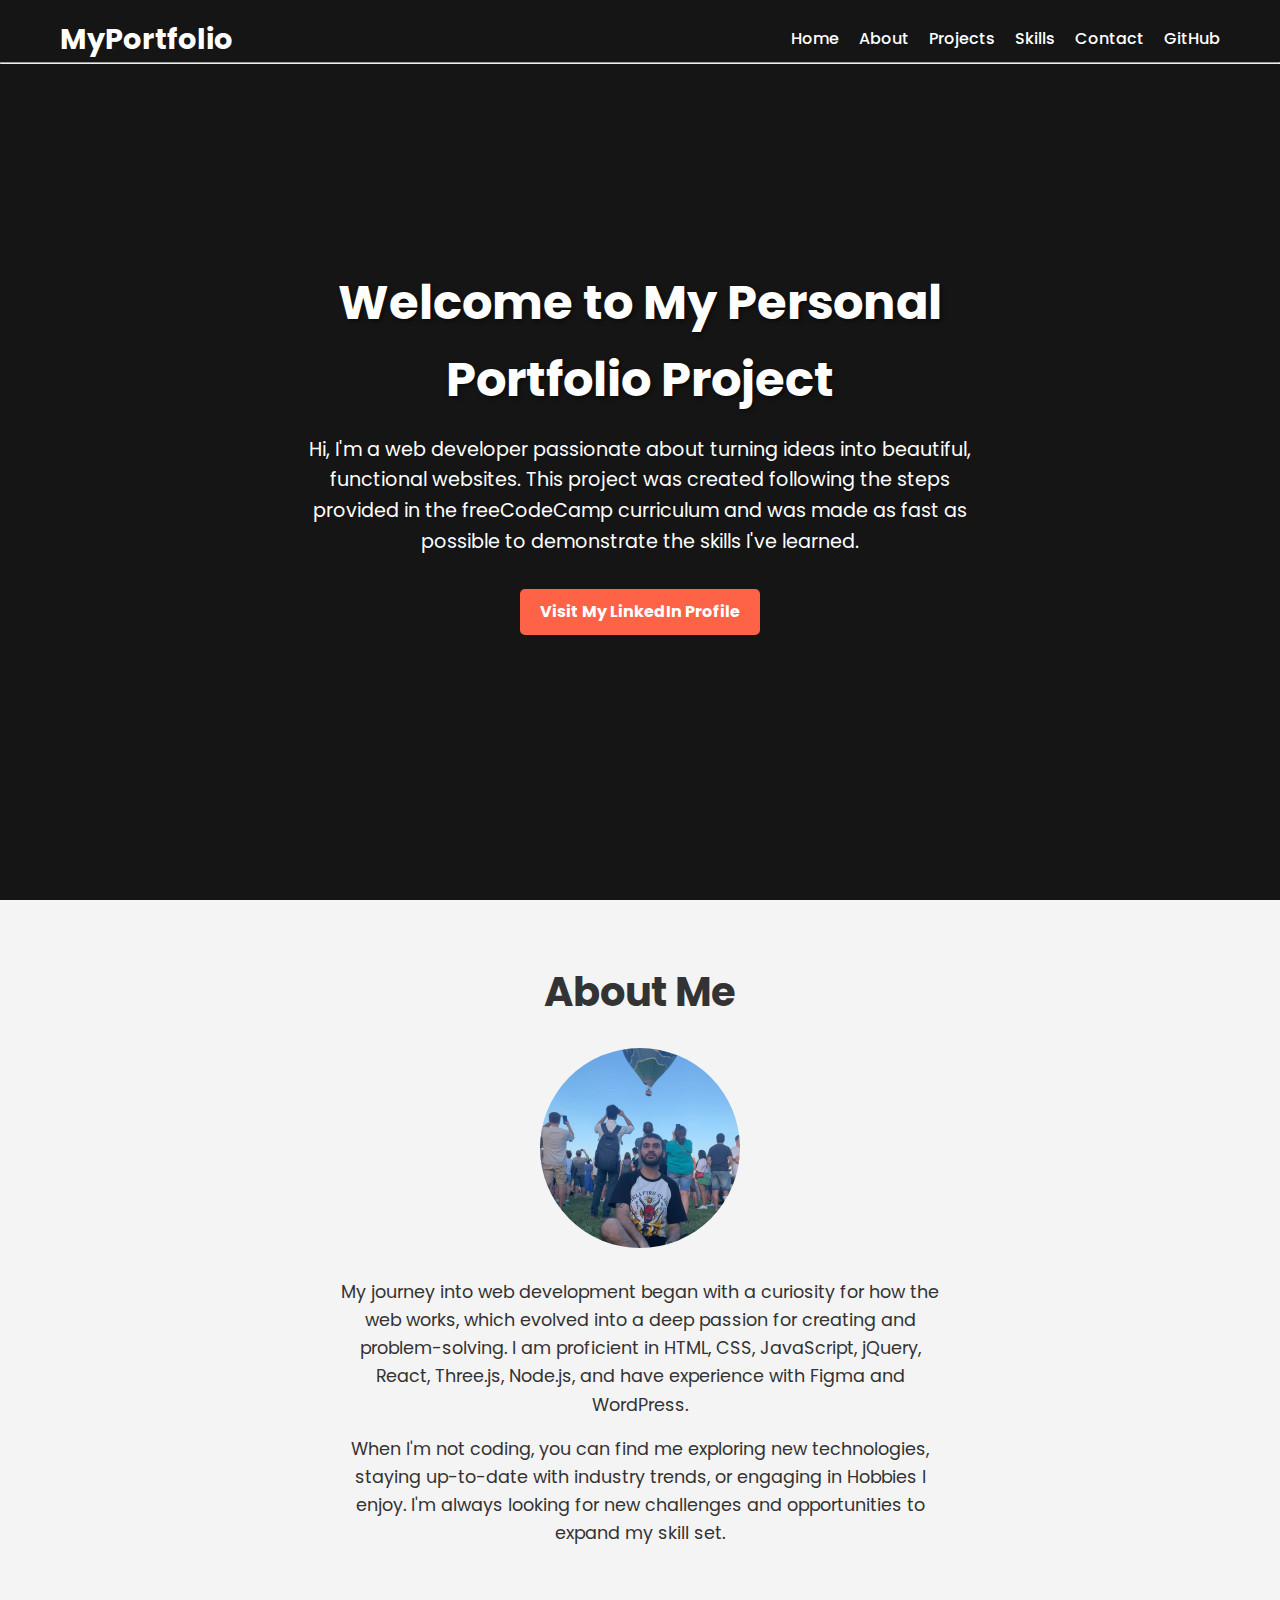
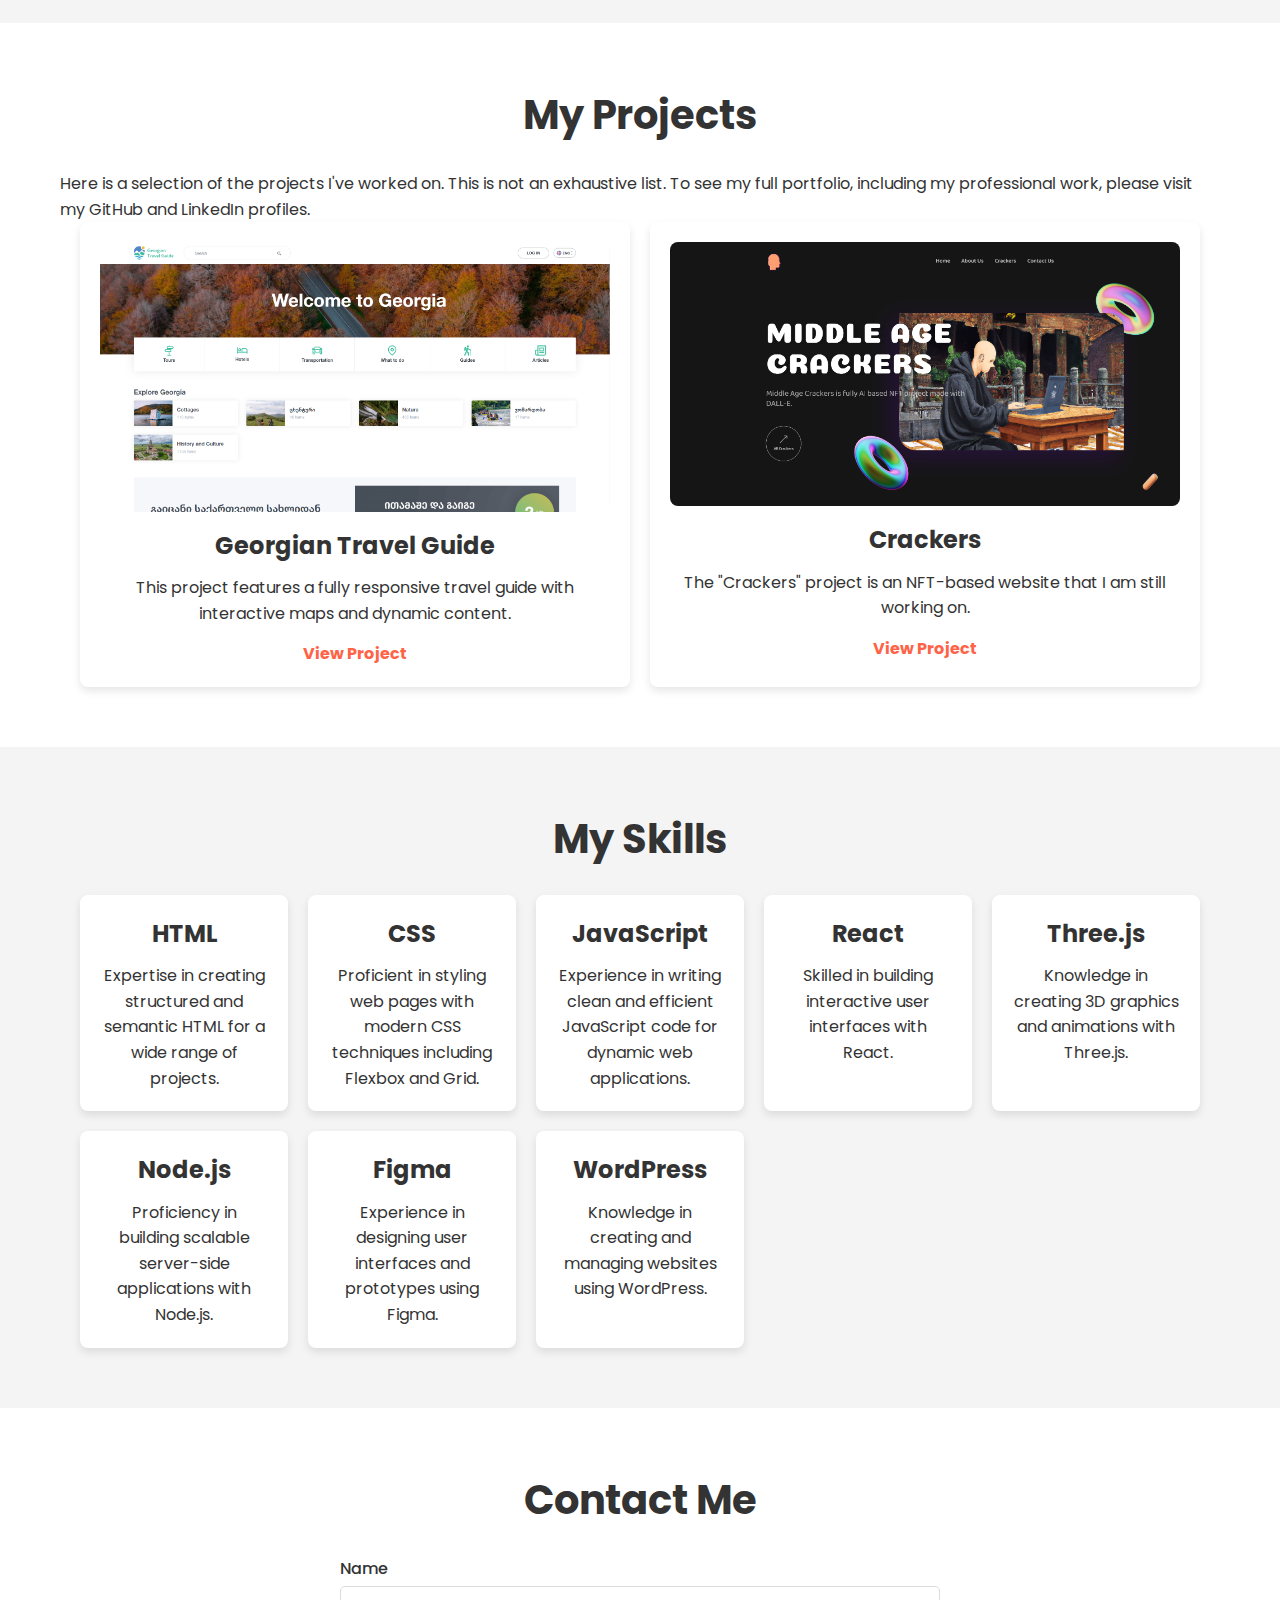
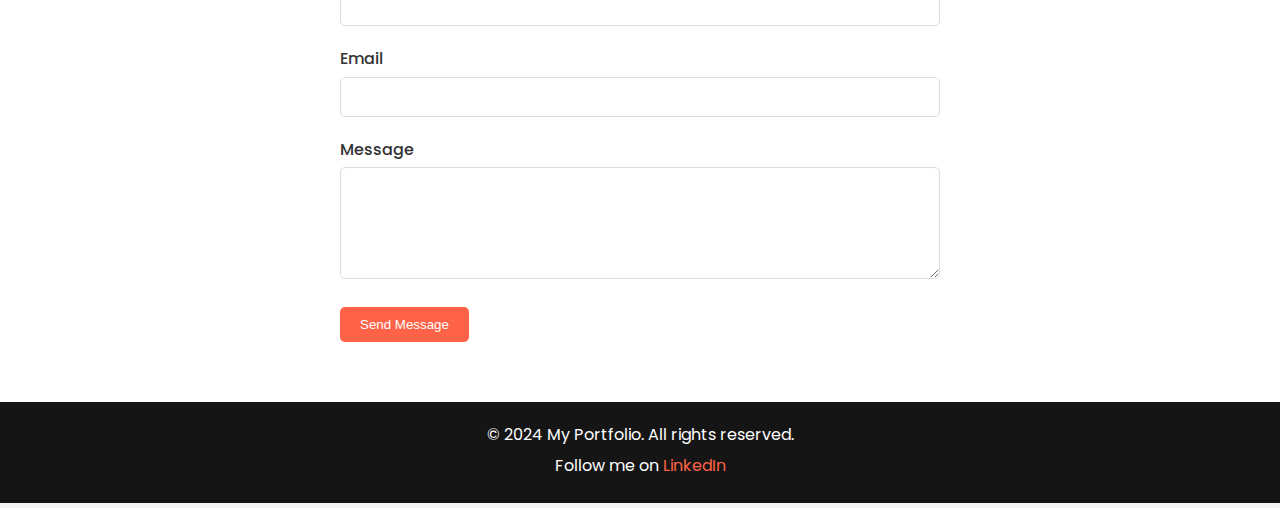
<file: PersonalPortfolio/index.html>
<!DOCTYPE html>
<html lang="en">
<head>
    <meta charset="UTF-8">
    <meta name="viewport" content="width=device-width, initial-scale=1.0">
    <title>My Portfolio</title>
    <link rel="stylesheet" href="styles.css">
    <link href="https://fonts.googleapis.com/css2?family=Poppins:wght@300;400;500;600&display=swap" rel="stylesheet">
</head>
<body>
    <!-- Navbar Section -->
    <nav id="navbar">
        <div class="container">
            <div class="logo">
                <h1>MyPortfolio</h1>
            </div>
            <ul>
                <li><a href="#welcome-section">Home</a></li>
                <li><a href="#about-section">About</a></li>
                <li><a href="#projects">Projects</a></li>
                <li><a href="#skills">Skills</a></li>
                <li><a href="#contact">Contact</a></li>
                <li><a href="https://github.com/PhilipBaravi" id="profile-link" target="_blank">GitHub</a></li>
            </ul>
        </div>
        <hr id="nav-hr"/>
    </nav>

    <!-- Welcome Section -->
    <section id="welcome-section">
        <div class="welcome-content">
            <h1>Welcome to My Personal Portfolio Project</h1>
            <p>Hi, I'm a web developer passionate about turning ideas into beautiful, functional websites. This project was created following the steps provided in the freeCodeCamp curriculum and was made as fast as possible to demonstrate the skills I've learned.</p>
            <a href="https://www.linkedin.com/in/philip-baravi-2b2a521a2/" class="btn" target="_blank">Visit My LinkedIn Profile</a>
        </div>
    </section>

    <!-- About Section -->
    <section id="about-section">
        <div class="container">
            <h2>About Me</h2>
            <div class="about-content">
                <img src="profilepicture.jpeg" alt="My Photo" class="profile-pic">
                <div class="about-text">
                    <p>My journey into web development began with a curiosity for how the web works, which evolved into a deep passion for creating and problem-solving. I am proficient in HTML, CSS, JavaScript, jQuery, React, Three.js, Node.js, and have experience with Figma and WordPress.</p>
                    <p>When I'm not coding, you can find me exploring new technologies, staying up-to-date with industry trends, or engaging in Hobbies I enjoy. I'm always looking for new challenges and opportunities to expand my skill set.</p>
                </div>
            </div>
        </div>
    </section>

    <!-- Projects Section -->
    <section id="projects">
        <div class="container">
            <h2>My Projects</h2>
            <p>Here is a selection of the projects I've worked on. This is not an exhaustive list. To see my full portfolio, including my professional work, please visit my GitHub and LinkedIn profiles.</p>
            <div class="projects-grid">
                <div class="project-tile">
                    <img src="travelguide.png" alt="Project 1" class="project-image">
                    <div class="project-info">
                        <h3>Georgian Travel Guide</h3>
                        <p>This project features a fully responsive travel guide with interactive maps and dynamic content.</p>
                        <a href="https://georgiantravelguide.com/en" target="_blank" class="project-link">View Project</a>
                    </div>
                </div>
                <div class="project-tile">
                    <img src="Crackers.png" alt="Project 2" class="project-image">
                    <div class="project-info">
                        <h3>Crackers</h3>
                        <p>The "Crackers" project is an NFT-based website that I am still working on.</p>
                        <a href="#" target="_blank" class="project-link">View Project</a>
                    </div>
                </div>
                <!-- Add more projects as needed -->
            </div>
        </div>
    </section>

    <!-- Skills Section -->
    <section id="skills">
        <div class="container">
            <h2>My Skills</h2>
            <div class="skills-grid">
                <div class="skill">
                    <i class="fas fa-code"></i>
                    <h3>HTML</h3>
                    <p>Expertise in creating structured and semantic HTML for a wide range of projects.</p>
                </div>
                <div class="skill">
                    <i class="fas fa-paint-brush"></i>
                    <h3>CSS</h3>
                    <p>Proficient in styling web pages with modern CSS techniques including Flexbox and Grid.</p>
                </div>
                <div class="skill">
                    <i class="fas fa-laptop-code"></i>
                    <h3>JavaScript</h3>
                    <p>Experience in writing clean and efficient JavaScript code for dynamic web applications.</p>
                </div>
                <div class="skill">
                    <i class="fas fa-code-branch"></i>
                    <h3>React</h3>
                    <p>Skilled in building interactive user interfaces with React.</p>
                </div>
                <div class="skill">
                    <i class="fas fa-globe"></i>
                    <h3>Three.js</h3>
                    <p>Knowledge in creating 3D graphics and animations with Three.js.</p>
                </div>
                <div class="skill">
                    <i class="fas fa-server"></i>
                    <h3>Node.js</h3>
                    <p>Proficiency in building scalable server-side applications with Node.js.</p>
                </div>
                <div class="skill">
                    <i class="fas fa-pencil-ruler"></i>
                    <h3>Figma</h3>
                    <p>Experience in designing user interfaces and prototypes using Figma.</p>
                </div>
                <div class="skill">
                    <i class="fas fa-wordpress"></i>
                    <h3>WordPress</h3>
                    <p>Knowledge in creating and managing websites using WordPress.</p>
                </div>
            </div>
        </div>
    </section>

    <!-- Contact Section -->
    <section id="contact">
        <div class="container">
            <h2>Contact Me</h2>
            <form action="#" method="POST" class="contact-form">
                <div class="form-group">
                    <label for="name">Name</label>
                    <input type="text" id="name" name="name" required>
                </div>
                <div class="form-group">
                    <label for="email">Email</label>
                    <input type="email" id="email" name="email" required>
                </div>
                <div class="form-group">
                    <label for="message">Message</label>
                    <textarea id="message" name="message" rows="5" required></textarea>
                </div>
                <button type="submit" class="btn">Send Message</button>
            </form>
        </div>
    </section>

    <!-- Footer -->
    <footer>
        <div class="container">
            <p>&copy; 2024 My Portfolio. All rights reserved.</p>
            <p>Follow me on <a href="https://linkedin.com/in/yourprofile" target="_blank">LinkedIn</a></p>
        </div>
    </footer>
</body>
</html>
</file>
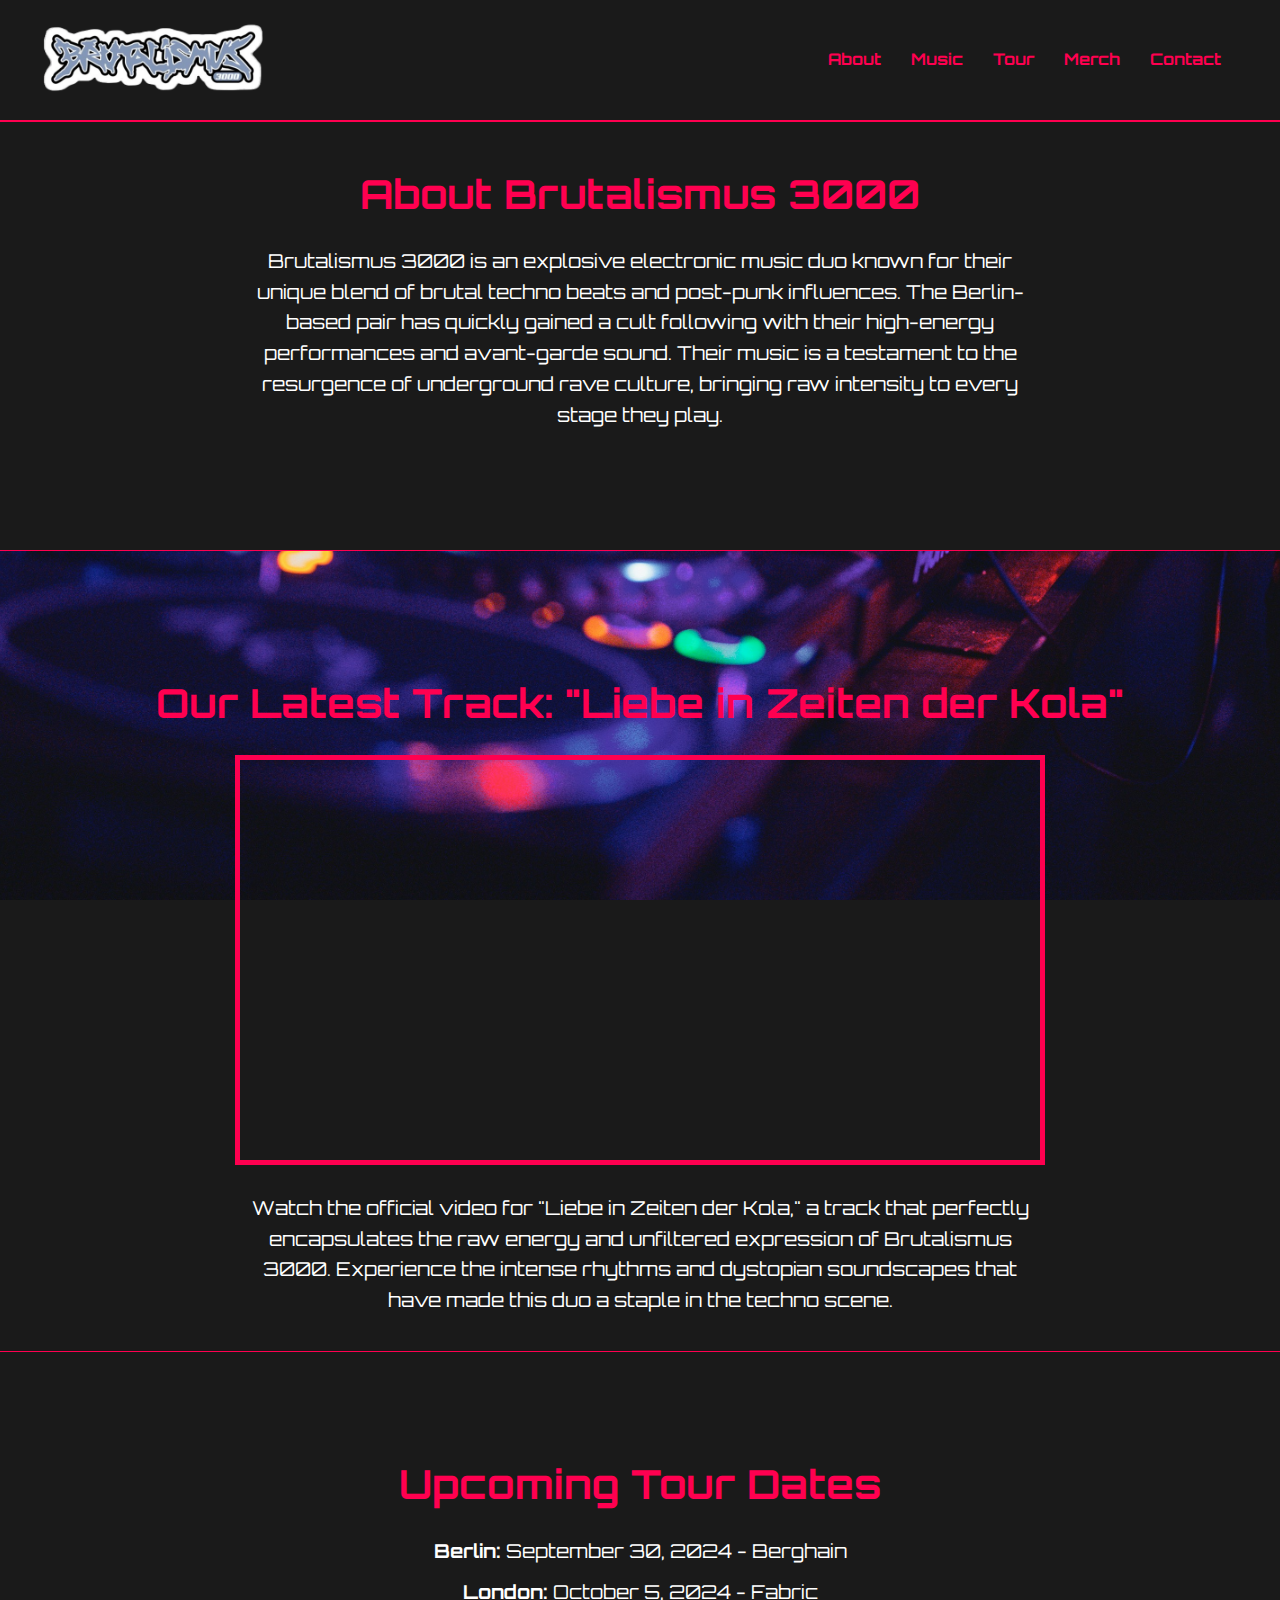
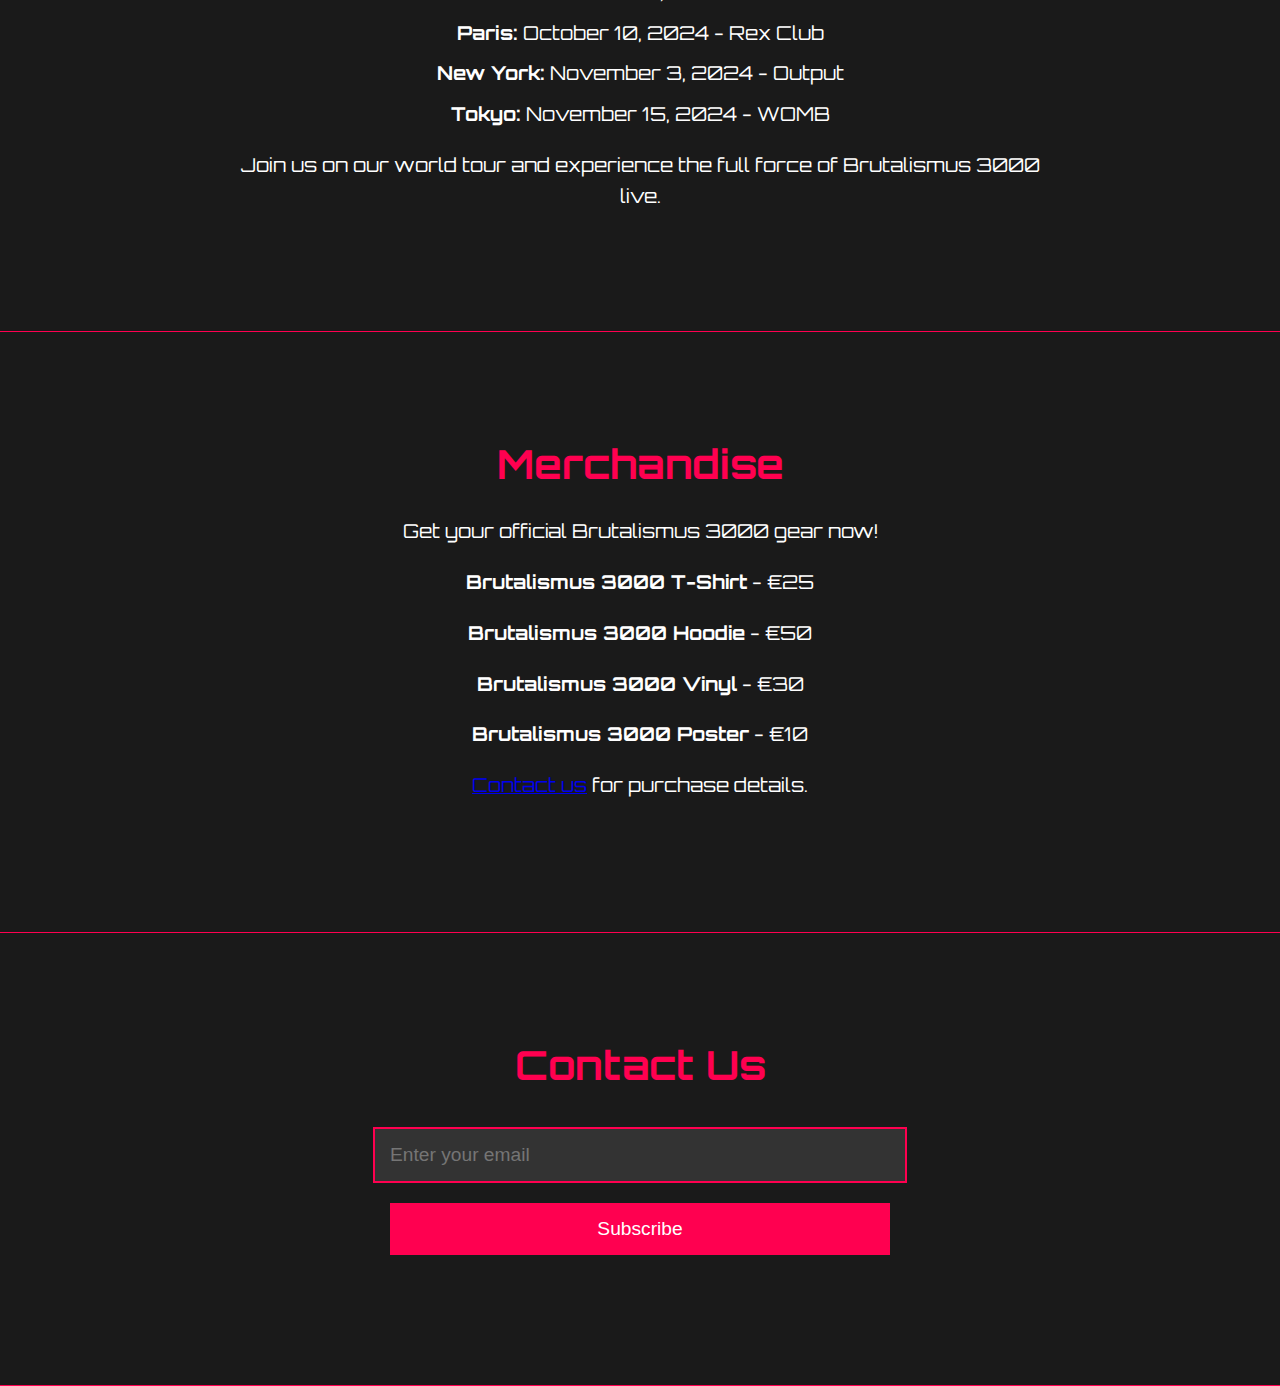
<file: Product Landing Page/index.html>
<!DOCTYPE html>
<html lang="en">
<head>
    <meta charset="UTF-8">
    <meta name="viewport" content="width=device-width, initial-scale=1.0">
    <title>Brutalismus 3000</title>
    <link rel="stylesheet" href="styles.css">
    <link href="https://fonts.googleapis.com/css2?family=Orbitron:wght@400;700&display=swap" rel="stylesheet">
</head>
<body>
    <!-- Header Section -->
    <header id="header">
        <img src="brutalogo.png" id="header-img" alt="Brutalismus 3000 Logo">
        <nav id="nav-bar">
            <a href="#about" class="nav-link">About</a>
            <a href="#music" class="nav-link">Music</a>
            <a href="#tour" class="nav-link">Tour</a>
            <a href="#merch" class="nav-link">Merch</a>
            <a href="#contact" class="nav-link">Contact</a>
        </nav>
    </header>

    <!-- About Section -->
    <section id="about">
        <h2 style="padding-top: 5%;">About Brutalismus 3000</h2>
        <p>
            Brutalismus 3000 is an explosive electronic music duo known for their unique blend of brutal techno beats and post-punk influences. The Berlin-based pair has quickly gained a cult following with their high-energy performances and avant-garde sound. Their music is a testament to the resurgence of underground rave culture, bringing raw intensity to every stage they play.
        </p>
    </section>

    <!-- Music Section with Embedded Video -->
    <section id="music">
        <div class="music-content">
            <h2>Our Latest Track: "Liebe in Zeiten der Kola"</h2>
            <iframe id="video" width="1280" height="720" src="https://www.youtube.com/embed/U4NJ-ozqoKc" title="Brutalismus 3000 | Boiler Room: Berlin" frameborder="0" allow="accelerometer; autoplay; clipboard-write; encrypted-media; gyroscope; picture-in-picture; web-share" referrerpolicy="strict-origin-when-cross-origin" allowfullscreen></iframe>
            
            <p>
                Watch the official video for "Liebe in Zeiten der Kola," a track that perfectly encapsulates the raw energy and unfiltered expression of Brutalismus 3000. Experience the intense rhythms and dystopian soundscapes that have made this duo a staple in the techno scene.
            </p>
        </div>
    </section>

    <!-- Tour Section -->
    <section id="tour">
        <h2>Upcoming Tour Dates</h2>
        <ul>
            <li><strong>Berlin:</strong> September 30, 2024 - Berghain</li>
            <li><strong>London:</strong> October 5, 2024 - Fabric</li>
            <li><strong>Paris:</strong> October 10, 2024 - Rex Club</li>
            <li><strong>New York:</strong> November 3, 2024 - Output</li>
            <li><strong>Tokyo:</strong> November 15, 2024 - WOMB</li>
        </ul>
        <p>Join us on our world tour and experience the full force of Brutalismus 3000 live.</p>
    </section>

    <!-- Merch Section -->
    <section id="merch">
        <div class="merch-content">
            <h2>Merchandise</h2>
        <p>Get your official Brutalismus 3000 gear now!</p>
        <ul class="merch-list">
            <li><strong>Brutalismus 3000 T-Shirt</strong> - €25</li>
            <li><strong>Brutalismus 3000 Hoodie</strong> - €50</li>
            <li><strong>Brutalismus 3000 Vinyl</strong> - €30</li>
            <li><strong>Brutalismus 3000 Poster</strong> - €10</li>
        </ul>
        <p><a href="#contact">Contact us</a> for purchase details.</p>
        </div>
    </section>

    <!-- Contact Section with Form -->
    <section id="contact">
        <h2>Contact Us</h2>
        <form id="form" action="https://www.freecodecamp.com/email-submit" method="post">
            <input name="email" type="email" id="email" placeholder="Enter your email" required>
            <input type="submit" id="submit" value="Subscribe">
        </form>
    </section>
</body>
</html>
</file>
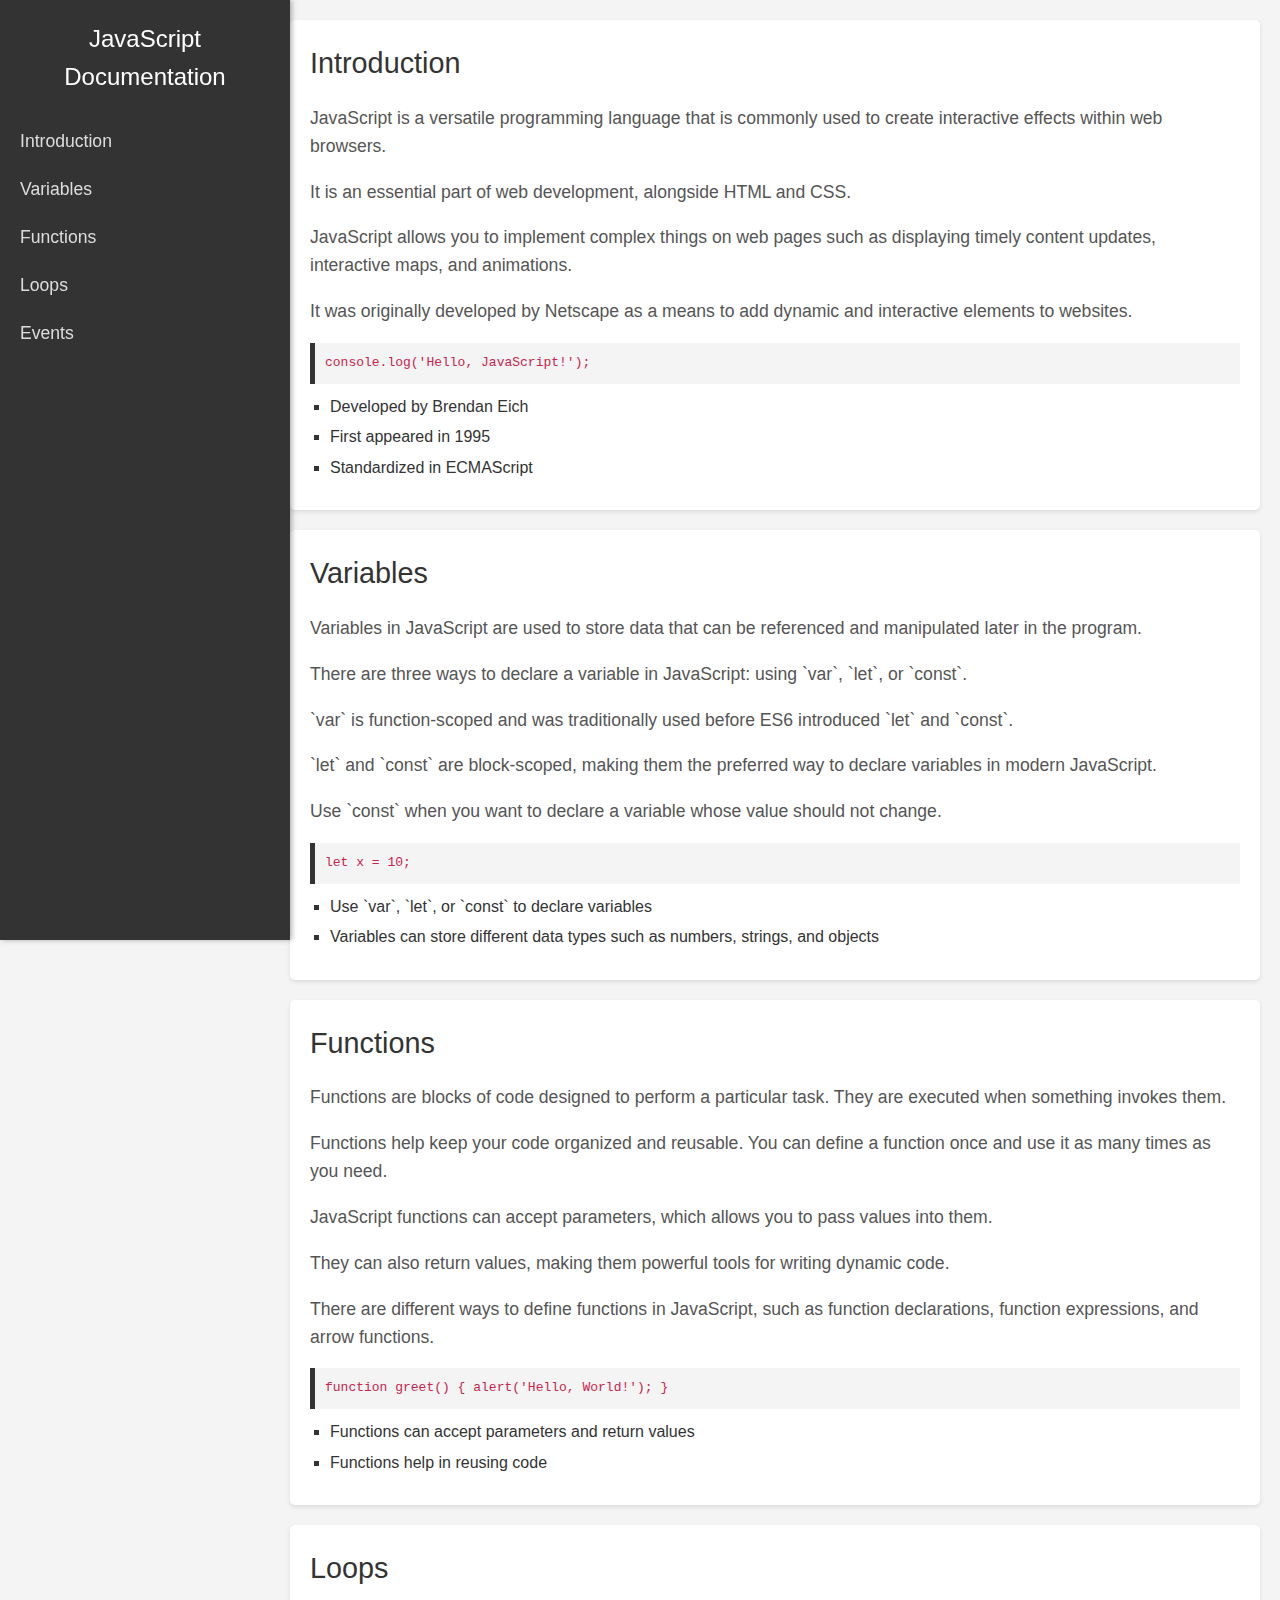
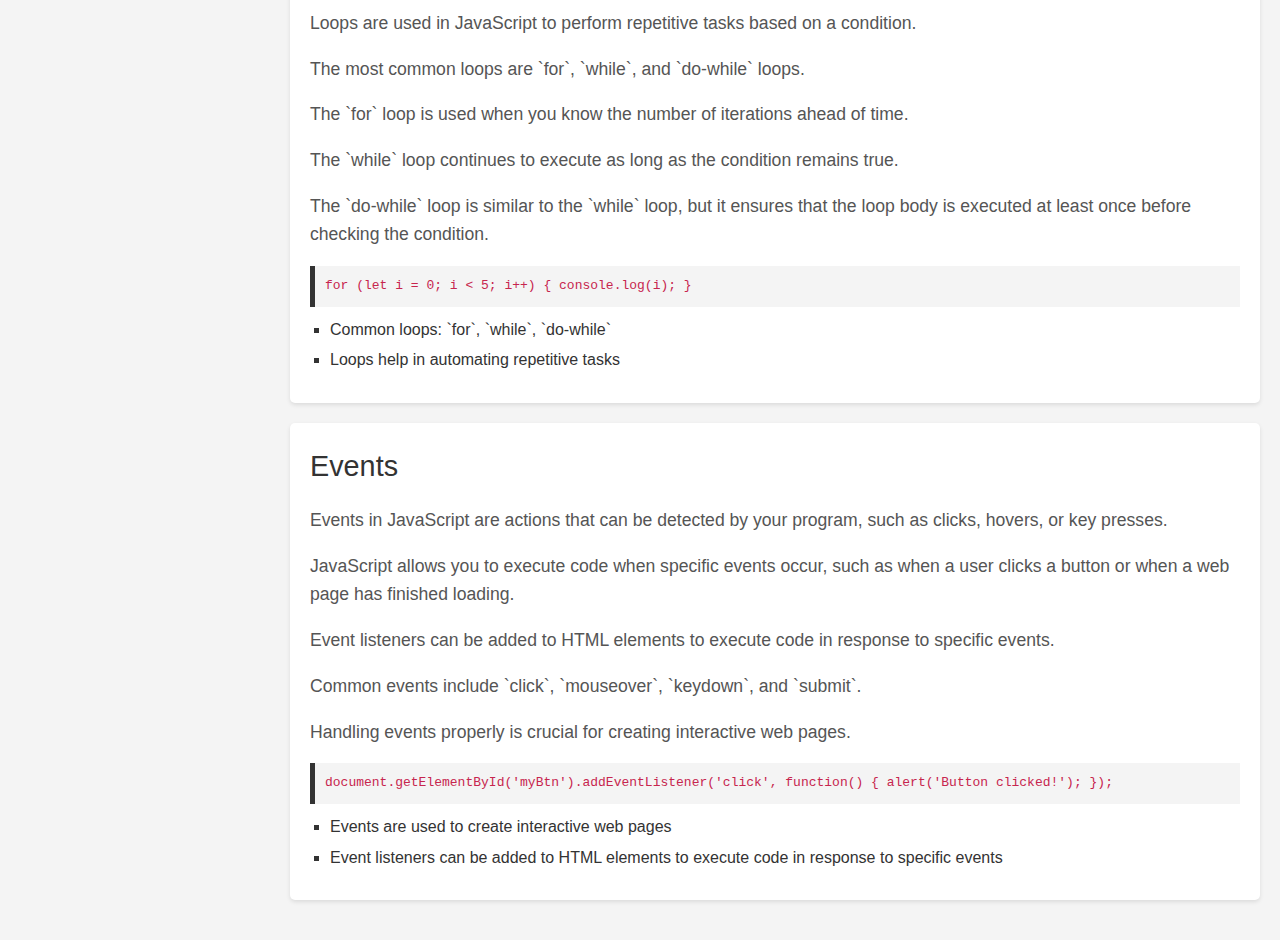
<file: TechnicalDocumentationPage/index.html>
<!DOCTYPE html>
<html lang="en">
<head>
    <meta charset="UTF-8">
    <meta name="viewport" content="width=device-width, initial-scale=1.0">
    <link rel="stylesheet" href="styles.css">
    <title>Document</title>
</head>
<body>
    <nav id="navbar">
        <header>JavaScript Documentation</header>
        <a href="#Introduction" class="nav-link">Introduction</a>
        <a href="#Variables" class="nav-link">Variables</a>
        <a href="#Functions" class="nav-link">Functions</a>
        <a href="#Loops" class="nav-link">Loops</a>
        <a href="#Events" class="nav-link">Events</a>
    </nav>

    <main id="main-doc">
        <section id="Introduction" class="main-section">
            <header>Introduction</header>
            <p>JavaScript is a versatile programming language that is commonly used to create interactive effects within web browsers.</p>
            <p>It is an essential part of web development, alongside HTML and CSS.</p>
            <p>JavaScript allows you to implement complex things on web pages such as displaying timely content updates, interactive maps, and animations.</p>
            <p>It was originally developed by Netscape as a means to add dynamic and interactive elements to websites.</p>
            <code>console.log('Hello, JavaScript!');</code>
            <ul>
                <li>Developed by Brendan Eich</li>
                <li>First appeared in 1995</li>
                <li>Standardized in ECMAScript</li>
            </ul>
        </section>

        <section id="Variables" class="main-section">
            <header>Variables</header>
            <p>Variables in JavaScript are used to store data that can be referenced and manipulated later in the program.</p>
            <p>There are three ways to declare a variable in JavaScript: using `var`, `let`, or `const`.</p>
            <p>`var` is function-scoped and was traditionally used before ES6 introduced `let` and `const`.</p>
            <p>`let` and `const` are block-scoped, making them the preferred way to declare variables in modern JavaScript.</p>
            <p>Use `const` when you want to declare a variable whose value should not change.</p>
            <code>let x = 10;</code>
            <ul>
                <li>Use `var`, `let`, or `const` to declare variables</li>
                <li>Variables can store different data types such as numbers, strings, and objects</li>
            </ul>
        </section>

        <section id="Functions" class="main-section">
            <header>Functions</header>
            <p>Functions are blocks of code designed to perform a particular task. They are executed when something invokes them.</p>
            <p>Functions help keep your code organized and reusable. You can define a function once and use it as many times as you need.</p>
            <p>JavaScript functions can accept parameters, which allows you to pass values into them.</p>
            <p>They can also return values, making them powerful tools for writing dynamic code.</p>
            <p>There are different ways to define functions in JavaScript, such as function declarations, function expressions, and arrow functions.</p>
            <code>function greet() { alert('Hello, World!'); }</code>
            <ul>
                <li>Functions can accept parameters and return values</li>
                <li>Functions help in reusing code</li>
            </ul>
        </section>

        <section id="Loops" class="main-section">
            <header>Loops</header>
            <p>Loops are used in JavaScript to perform repetitive tasks based on a condition.</p>
            <p>The most common loops are `for`, `while`, and `do-while` loops.</p>
            <p>The `for` loop is used when you know the number of iterations ahead of time.</p>
            <p>The `while` loop continues to execute as long as the condition remains true.</p>
            <p>The `do-while` loop is similar to the `while` loop, but it ensures that the loop body is executed at least once before checking the condition.</p>
            <code>for (let i = 0; i < 5; i++) { console.log(i); }</code>
            <ul>
                <li>Common loops: `for`, `while`, `do-while`</li>
                <li>Loops help in automating repetitive tasks</li>
            </ul>
        </section>

        <section id="Events" class="main-section">
            <header>Events</header>
            <p>Events in JavaScript are actions that can be detected by your program, such as clicks, hovers, or key presses.</p>
            <p>JavaScript allows you to execute code when specific events occur, such as when a user clicks a button or when a web page has finished loading.</p>
            <p>Event listeners can be added to HTML elements to execute code in response to specific events.</p>
            <p>Common events include `click`, `mouseover`, `keydown`, and `submit`.</p>
            <p>Handling events properly is crucial for creating interactive web pages.</p>
            <code>document.getElementById('myBtn').addEventListener('click', function() { alert('Button clicked!'); });</code>
            <ul>
                <li>Events are used to create interactive web pages</li>
                <li>Event listeners can be added to HTML elements to execute code in response to specific events</li>
            </ul>
        </section>
    </main>
</body>
</html>
</file>
<file: TechnicalDocumentationPage/styles.css>
/* General Styles */
body {
  font-family: Arial, sans-serif;
  line-height: 1.6;
  margin: 0;
  padding: 0;
  background-color: #f4f4f4;
}

/* Navbar Styles */
#navbar {
  position: fixed;
  top: 0;
  left: 0;
  height: 100%;
  width: 250px;
  background-color: #333;
  padding: 20px;
  box-shadow: 2px 0 5px rgba(0, 0, 0, 0.3);
  overflow-y: auto;
}

#navbar header {
  color: #fff;
  font-size: 1.5em;
  margin-bottom: 20px;
  text-align: center;
}

.nav-link {
  color: #ddd;
  text-decoration: none;
  display: block;
  padding: 10px 0;
  font-size: 1.1em;
}

.nav-link:hover {
  background-color: #575757;
  color: #fff;
  padding-left: 10px;
}

/* Main Content Styles */
#main-doc {
  margin-left: 270px;
  padding: 20px;
}

.main-section {
  background-color: #fff;
  margin-bottom: 20px;
  padding: 20px;
  border-radius: 5px;
  box-shadow: 0 2px 4px rgba(0, 0, 0, 0.1);
}

.main-section header {
  font-size: 1.8em;
  margin-bottom: 10px;
  color: #333;
}

.main-section p {
  font-size: 1.1em;
  color: #555;
}

.main-section code {
  display: block;
  background-color: #f4f4f4;
  padding: 10px;
  margin: 10px 0;
  border-left: 5px solid #333;
  color: #c7254e;
  font-size: 1em;
  overflow-x: auto;
}

.main-section ul {
  list-style-type: square;
  margin: 10px 0;
  padding-left: 20px;
}

.main-section li {
  margin-bottom: 5px;
  color: #333;
}

/* Responsive Design */
@media screen and (max-width: 768px) {
  #navbar {
    position: relative;
    height: auto;
    width: 100%;
    box-shadow: none;
  }

  #main-doc {
    margin-left: 0;
  }

  .nav-link {
    padding: 10px 0;
    text-align: center;
  }
}
</file>
<file: PersonalPortfolio/styles.css>
/* Reset */
* {
  margin: 0;
  padding: 0;
  box-sizing: border-box;
}

body {
  font-family: "Poppins", sans-serif;
  line-height: 1.6;
  color: #333;
  background-color: #f4f4f4;
}

.container {
  max-width: 1200px;
  margin: 0 auto;
  padding: 0 20px;
}

/* Navbar Styles */
#navbar {
  position: fixed;
  top: 0;
  width: 100%;
  background-color: #151515;
  color: #fff;
  padding: 1rem 0 0 0;
  z-index: 1000;
}

#navbar .container {
  display: flex;
  justify-content: space-between;
  align-items: center;
}

#navbar .logo h1 {
  font-size: 1.8rem;
}

#navbar ul {
  list-style: none;
  display: flex;
  gap: 20px;
}

#navbar ul li a {
  color: #fff;
  text-decoration: none;
  font-weight: 500;
  transition: color 0.3s ease;
}

#navbar ul li a:hover {
  color: #ff6347;
}

#nav-hr {
  width: 100%;
  height: 0.5px;
  background-color: #fff;
  margin: 0;
  padding: 0;
}

/* Welcome Section */
#welcome-section {
  height: 100vh;
  background: #151515;
  display: flex;
  justify-content: center;
  align-items: center;
  text-align: center;
  color: #fff;
  padding: 0 20px;
}

#welcome-section .welcome-content {
  max-width: 700px;
  margin: 0 auto;
}

#welcome-section h1 {
  font-size: 3rem;
  margin-bottom: 1rem;
  text-shadow: 2px 2px 4px rgba(0, 0, 0, 0.5);
}

#welcome-section p {
  font-size: 1.2rem;
  margin-bottom: 2rem;
}

#welcome-section .btn {
  background: #ff6347;
  color: #fff;
  padding: 10px 20px;
  border-radius: 5px;
  text-decoration: none;
  font-weight: bold;
  transition: background 0.3s ease;
  display: inline-block;
}

#welcome-section .btn:hover {
  background: #e5533d;
}

/* About Section */
#about-section {
  padding: 60px 0;
  background-color: #f4f4f4;
}

#about-section h2 {
  text-align: center;
  font-size: 2.5rem;
  margin-bottom: 1.5rem;
}

#about-section .about-content {
  display: flex;
  flex-direction: column;
  align-items: center;
  text-align: center;
  gap: 30px;
  padding: 0 20px;
}

#about-section .about-content .profile-pic {
  border-radius: 50%;
  max-width: 200px;
}

#about-section .about-text {
  max-width: 600px;
}

#about-section .about-text p {
  margin-bottom: 1rem;
  font-size: 1.1rem;
}

/* Projects Section */
#projects {
  padding: 60px 0;
  background-color: #fff;
}

#projects h2 {
  text-align: center;
  font-size: 2.5rem;
  margin-bottom: 1.5rem;
}

.projects-grid {
  display: grid;
  grid-template-columns: repeat(auto-fit, minmax(300px, 1fr));
  gap: 20px;
  padding: 0 20px;
}

.project-tile {
  background-color: #fff;
  padding: 20px;
  border-radius: 8px;
  box-shadow: 0 4px 8px rgba(0, 0, 0, 0.1);
  display: flex;
  flex-direction: column;
  align-items: center;
  text-align: center;
}

.project-tile .project-image {
  max-width: 100%;
  border-radius: 8px;
  margin-bottom: 15px;
}

.project-tile .project-info h3 {
  margin-bottom: 10px;
  font-size: 1.5rem;
}

.project-tile .project-info p {
  margin-bottom: 15px;
  font-size: 1rem;
}

.project-tile .project-link {
  color: #ff6347;
  text-decoration: none;
  font-weight: bold;
  transition: color 0.3s ease;
}

.project-tile .project-link:hover {
  color: #e5533d;
}

/* Skills Section */
#skills {
  padding: 60px 0;
  background-color: #f4f4f4;
}

#skills h2 {
  text-align: center;
  font-size: 2.5rem;
  margin-bottom: 1.5rem;
}

.skills-grid {
  display: grid;
  grid-template-columns: repeat(auto-fit, minmax(200px, 1fr));
  gap: 20px;
  text-align: center;
  padding: 0 20px;
}

.skill {
  background-color: #fff;
  padding: 20px;
  border-radius: 8px;
  box-shadow: 0 4px 8px rgba(0, 0, 0, 0.1);
}

.skill i {
  font-size: 2rem;
  color: #ff6347;
  margin-bottom: 10px;
}

.skill h3 {
  font-size: 1.5rem;
  margin-bottom: 10px;
}

.skill p {
  font-size: 1rem;
}

/* Contact Section */
#contact {
  padding: 60px 0;
  background-color: #fff;
  text-align: center;
}

#contact h2 {
  font-size: 2.5rem;
  margin-bottom: 1.5rem;
}

.contact-form {
  max-width: 600px;
  margin: 0 auto;
  text-align: left;
}

.contact-form .form-group {
  margin-bottom: 20px;
}

.contact-form label {
  display: block;
  margin-bottom: 5px;
  font-weight: 500;
}

.contact-form input,
.contact-form textarea {
  width: 100%;
  padding: 10px;
  border: 1px solid #ddd;
  border-radius: 5px;
  font-size: 1rem;
}

.contact-form textarea {
  resize: vertical;
}

.contact-form button {
  background-color: #ff6347;
  color: #fff;
  padding: 10px 20px;
  border: none;
  border-radius: 5px;
  cursor: pointer;
  transition: background-color 0.3s ease;
}

.contact-form button:hover {
  background-color: #e5533d;
}

/* Footer */
footer {
  padding: 20px 0;
  background-color: #151515;
  color: #fff;
  text-align: center;
}

footer p {
  margin-bottom: 5px;
}

footer a {
  color: #ff6347;
  text-decoration: none;
  transition: color 0.3s ease;
}

footer a:hover {
  color: #e5533d;
}

/* Responsive Design */
@media (max-width: 768px) {
  #navbar .container {
    flex-direction: column;
    text-align: center;
  }

  #about-section .about-content {
    flex-direction: column;
    align-items: center;
    text-align: center;
  }

  .projects-grid {
    grid-template-columns: 1fr;
  }

  .skills-grid {
    grid-template-columns: 1fr;
  }
}
</file>
<file: Product Landing Page/styles.css>
/* Reset some basic elements */
body,
h2,
p,
ul,
li {
  margin: 0;
  padding: 0;
}

/* Global Styles */
body {
  font-family: "Orbitron", sans-serif;
  background-color: #000;
  color: #fff;
  line-height: 1.6;
}

/* Header Styles */
#header {
  background-color: #1a1a1a;
  padding: 20px;
  position: fixed;
  top: 0;
  width: 100%;
  z-index: 1000;
  display: flex;
  justify-content: space-between;
  align-items: center;
  border-bottom: 2px solid #ff0050;
}

#header-img {
  height: 80px;
}

#nav-bar {
  display: flex;
  padding-right: 5%;
}

.nav-link {
  color: #ff0050;
  text-decoration: none;
  padding: 10px 15px;
  font-weight: bold;
  transition: color 0.3s;
}

.nav-link:hover {
  color: #fff;
}

/* Section Styles */
section {
  padding: 100px 20px;
  text-align: center;
  border-bottom: 1px solid #ff0050;
}

#about,
#music,
#tour,
#merch,
#contact {
  background-color: #1a1a1a;
}

#music {
  background-image: url(music.jpg);

  height: 600px;

  background-attachment: fixed;
  background-position: center;
  background-repeat: no-repeat;
  background-size: cover;
}

.music-content {
  padding: 20px;
  height: 600px;
}

#merch {
  background-image: url(merch.jpg);
  height: 400px;
  background-attachment: fixed;
  background-position: center;
  background-repeat: no-repeat;
  background-size: cover;
  opacity: 1;
}

h2 {
  font-size: 2.5em;
  color: #ff0050;
  margin-bottom: 20px;
}

p {
  font-size: 1.2em;
  max-width: 800px;
  margin: 20px auto;
}

ul {
  list-style: none;
}

ul li {
  font-size: 1.2em;
  margin-bottom: 10px;
}

.merch-list li {
  margin-bottom: 20px;
}

/* Video Styles */
#video {
  width: 100%;
  height: 400px;
  max-width: 800px;
  border: 5px solid #ff0050;
}

/* Form Styles */
form {
  max-width: 500px;
  margin: 20px auto;
  display: flex;
  flex-direction: column;
  align-items: center;
}

input[type="email"],
input[type="submit"] {
  width: 100%;
  padding: 15px;
  margin: 10px 0;
  font-size: 1.2em;
}

input[type="email"] {
  background-color: #333;
  color: #fff;
  border: 2px solid #ff0050;
  outline: none;
}

input[type="email"]:focus {
  border-color: #ff3385;
}

input[type="submit"] {
  background-color: #ff0050;
  color: #fff;
  border: none;
  cursor: pointer;
  transition: background-color 0.3s;
}

input[type="submit"]:hover {
  background-color: #ff3385;
}

/* Responsive Design */
@media (max-width: 600px) {
  #header {
    flex-direction: column;
  }

  #nav-bar {
    flex-direction: column;
    margin-top: 10px;
  }

  .nav-link {
    text-align: center;
    padding: 10px 0;
  }

  section {
    padding: 70px 20px;
  }

  #video {
    height: 250px;
  }
}
</file>
